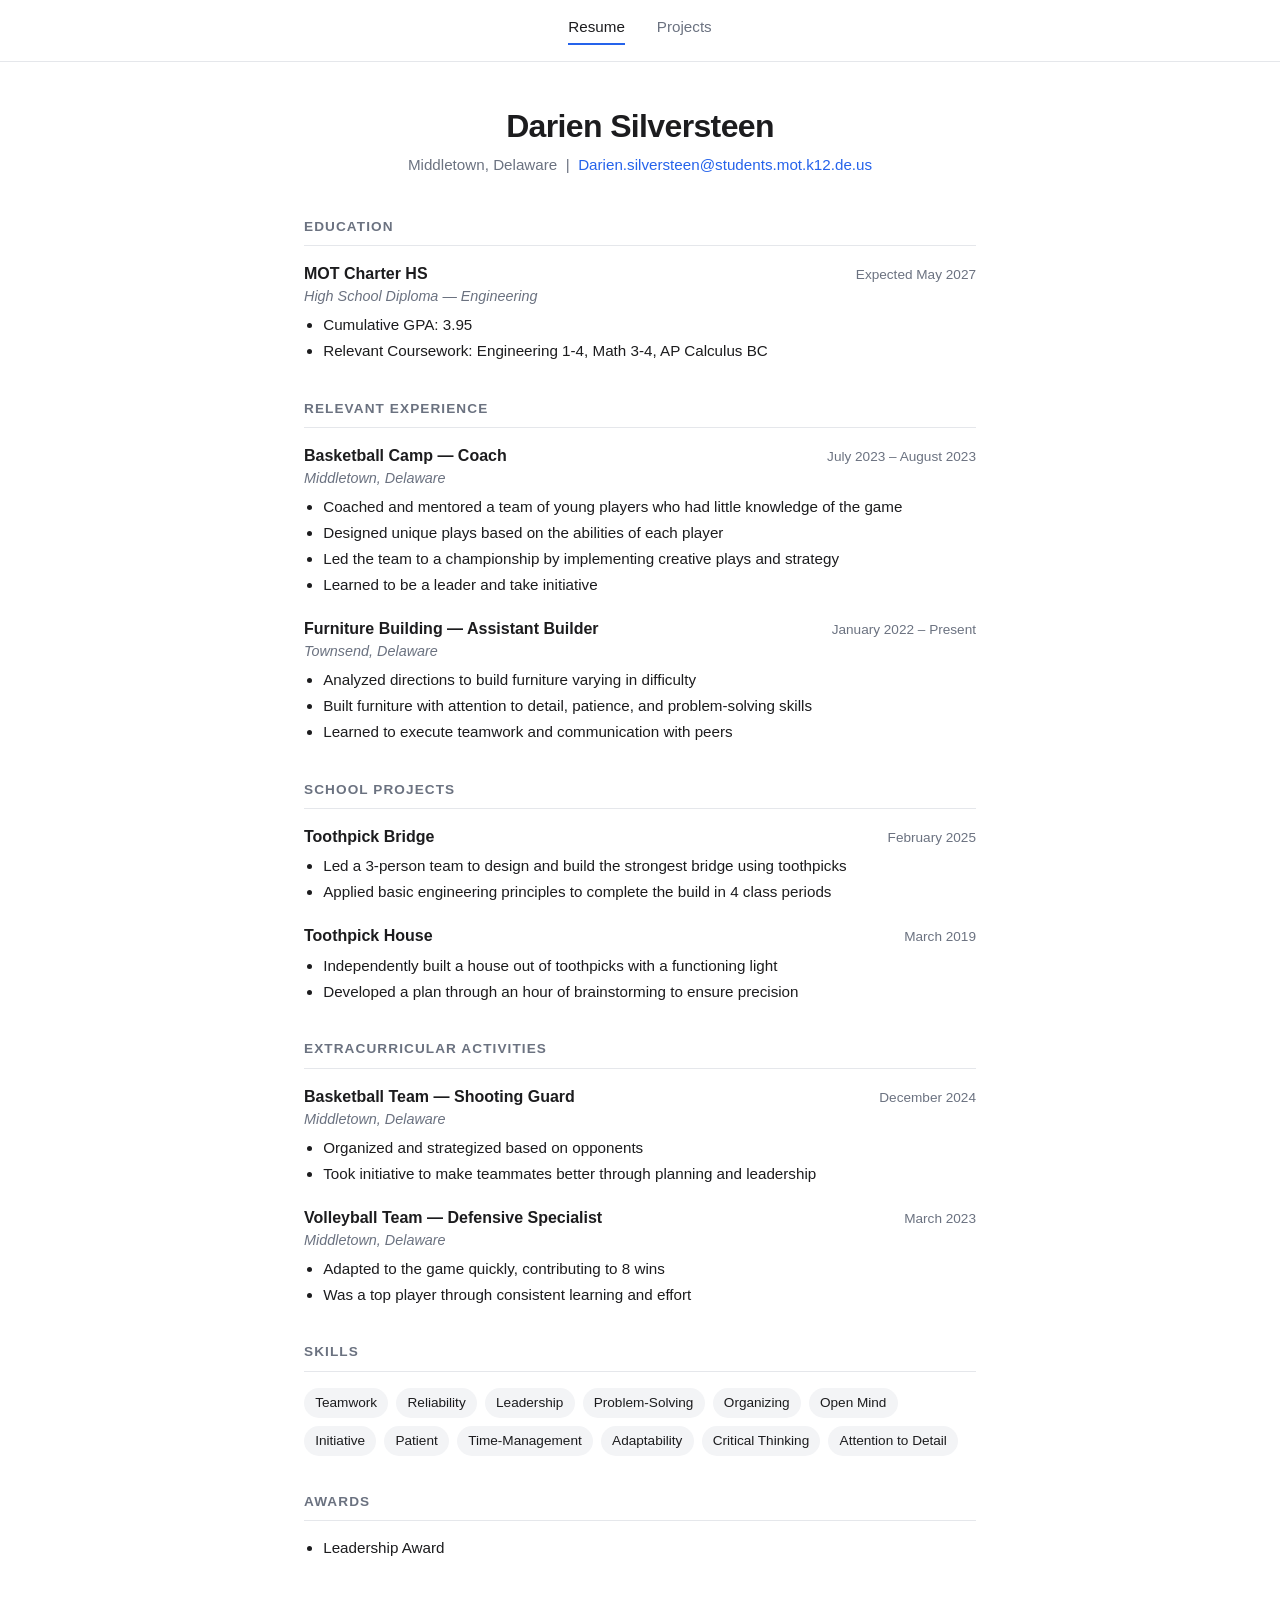
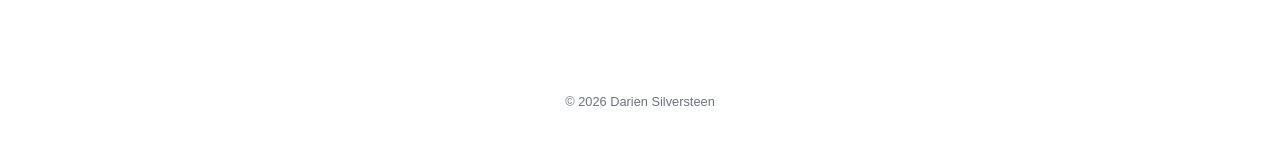
<file: index.html>
<!DOCTYPE html>
<html lang="en">
<head>
<meta charset="UTF-8">
<meta name="viewport" content="width=device-width, initial-scale=1.0">
<title>Darien Silversteen — Resume</title>
<link rel="stylesheet" href="styles.css">
</head>
<body>

<nav>
  <a href="index.html" class="active">Resume</a>
  <a href="projects.html">Projects</a>
</nav>

<main>
  <header class="hero">
    <h1>Darien Silversteen</h1>
    <p>Middletown, Delaware &nbsp;|&nbsp; <a href="mailto:Darien.silversteen@students.mot.k12.de.us">Darien.silversteen@students.mot.k12.de.us</a></p>
  </header>

  <section>
    <h2>Education</h2>
    <div class="entry">
      <div class="entry-header">
        <span class="entry-title">MOT Charter HS</span>
        <span class="entry-meta">Expected May 2027</span>
      </div>
      <div class="entry-subtitle">High School Diploma — Engineering</div>
      <ul class="bullets">
        <li>Cumulative GPA: 3.95</li>
        <li>Relevant Coursework: Engineering 1-4, Math 3-4, AP Calculus BC</li>
      </ul>
    </div>
  </section>

  <section>
    <h2>Relevant Experience</h2>
    <div class="entry">
      <div class="entry-header">
        <span class="entry-title">Basketball Camp — Coach</span>
        <span class="entry-meta">July 2023 – August 2023</span>
      </div>
      <div class="entry-subtitle">Middletown, Delaware</div>
      <ul class="bullets">
        <li>Coached and mentored a team of young players who had little knowledge of the game</li>
        <li>Designed unique plays based on the abilities of each player</li>
        <li>Led the team to a championship by implementing creative plays and strategy</li>
        <li>Learned to be a leader and take initiative</li>
      </ul>
    </div>
    <div class="entry">
      <div class="entry-header">
        <span class="entry-title">Furniture Building — Assistant Builder</span>
        <span class="entry-meta">January 2022 – Present</span>
      </div>
      <div class="entry-subtitle">Townsend, Delaware</div>
      <ul class="bullets">
        <li>Analyzed directions to build furniture varying in difficulty</li>
        <li>Built furniture with attention to detail, patience, and problem-solving skills</li>
        <li>Learned to execute teamwork and communication with peers</li>
      </ul>
    </div>
  </section>

  <section>
    <h2>School Projects</h2>
    <div class="entry">
      <div class="entry-header">
        <span class="entry-title">Toothpick Bridge</span>
        <span class="entry-meta">February 2025</span>
      </div>
      <ul class="bullets">
        <li>Led a 3-person team to design and build the strongest bridge using toothpicks</li>
        <li>Applied basic engineering principles to complete the build in 4 class periods</li>
      </ul>
    </div>
    <div class="entry">
      <div class="entry-header">
        <span class="entry-title">Toothpick House</span>
        <span class="entry-meta">March 2019</span>
      </div>
      <ul class="bullets">
        <li>Independently built a house out of toothpicks with a functioning light</li>
        <li>Developed a plan through an hour of brainstorming to ensure precision</li>
      </ul>
    </div>
  </section>

  <section>
    <h2>Extracurricular Activities</h2>
    <div class="entry">
      <div class="entry-header">
        <span class="entry-title">Basketball Team — Shooting Guard</span>
        <span class="entry-meta">December 2024</span>
      </div>
      <div class="entry-subtitle">Middletown, Delaware</div>
      <ul class="bullets">
        <li>Organized and strategized based on opponents</li>
        <li>Took initiative to make teammates better through planning and leadership</li>
      </ul>
    </div>
    <div class="entry">
      <div class="entry-header">
        <span class="entry-title">Volleyball Team — Defensive Specialist</span>
        <span class="entry-meta">March 2023</span>
      </div>
      <div class="entry-subtitle">Middletown, Delaware</div>
      <ul class="bullets">
        <li>Adapted to the game quickly, contributing to 8 wins</li>
        <li>Was a top player through consistent learning and effort</li>
      </ul>
    </div>
  </section>

  <section>
    <h2>Skills</h2>
    <div class="skills">
      <span class="skill-tag">Teamwork</span>
      <span class="skill-tag">Reliability</span>
      <span class="skill-tag">Leadership</span>
      <span class="skill-tag">Problem-Solving</span>
      <span class="skill-tag">Organizing</span>
      <span class="skill-tag">Open Mind</span>
      <span class="skill-tag">Initiative</span>
      <span class="skill-tag">Patient</span>
      <span class="skill-tag">Time-Management</span>
      <span class="skill-tag">Adaptability</span>
      <span class="skill-tag">Critical Thinking</span>
      <span class="skill-tag">Attention to Detail</span>
    </div>
  </section>

  <section>
    <h2>Awards</h2>
    <ul class="bullets">
      <li>Leadership Award</li>
    </ul>
  </section>
</main>

<footer>
  &copy; 2026 Darien Silversteen
</footer>

</body>
</html>
</file>
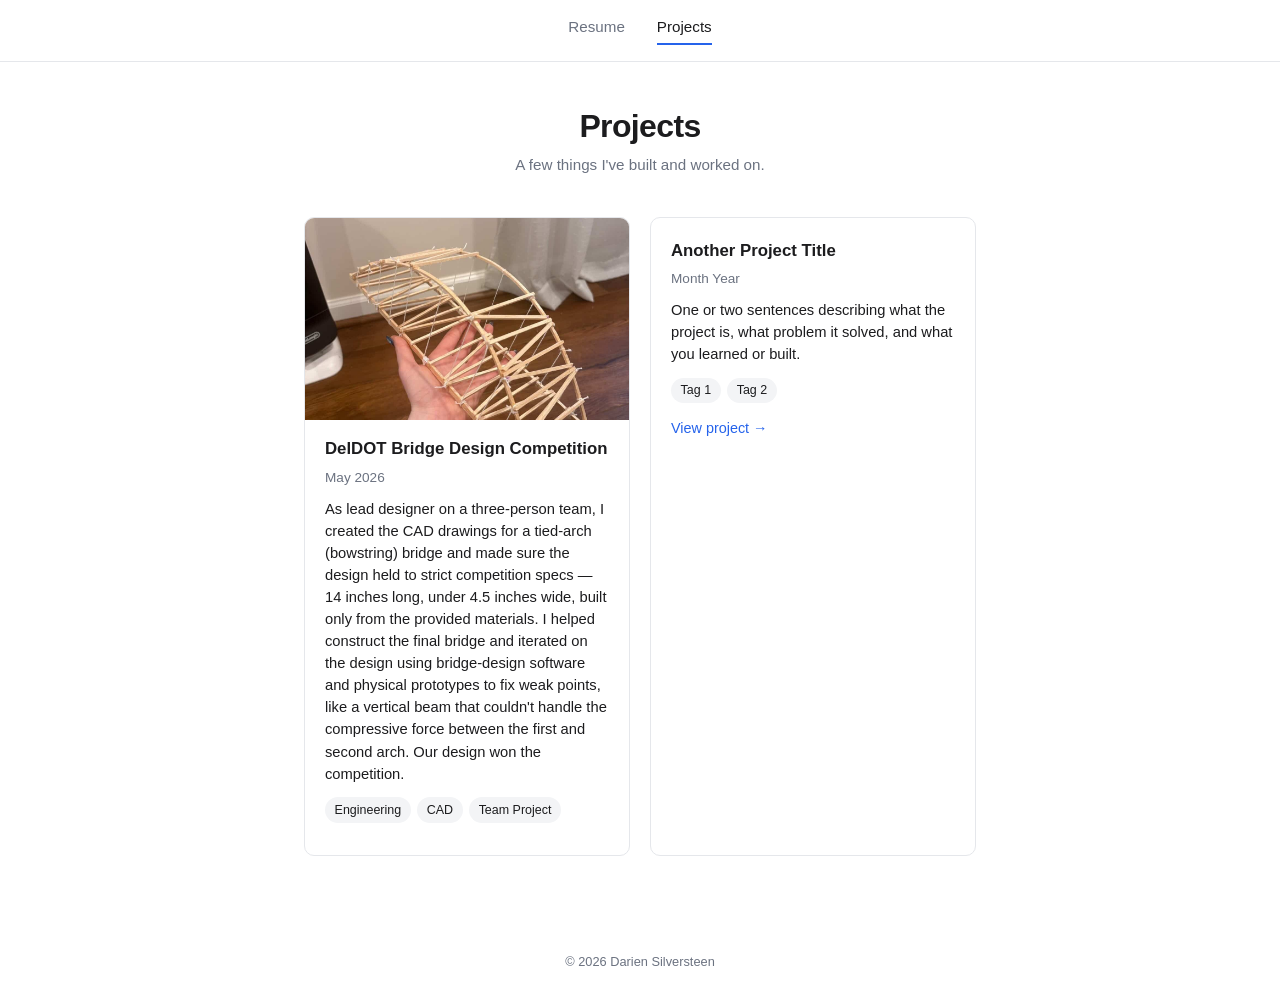
<file: projects.html>
<!DOCTYPE html>
<html lang="en">
<head>
<meta charset="UTF-8">
<meta name="viewport" content="width=device-width, initial-scale=1.0">
<title>Darien Silversteen — Projects</title>
<link rel="stylesheet" href="styles.css">
</head>
<body>

<nav>
  <a href="index.html">Resume</a>
  <a href="projects.html" class="active">Projects</a>
</nav>

<main>
  <header class="hero">
    <h1>Projects</h1>
    <p>A few things I've built and worked on.</p>
  </header>

  <div class="project-grid">

    <!--
      HOW TO ADD A NEW PROJECT:
      1. Copy one of the <div class="card">...</div> blocks below.
      2. Paste it right before the closing </div> of .project-grid.
      3. Edit the title, date/meta, description, tags, and link.
      4. If the project has no live link/repo yet, delete the <a class="link"> line
         or point it at a Google Doc / photo / video of the project instead.
      5. Delete this comment block once real projects are in place, or leave it —
         it won't show up on the page.
    -->

    <div class="card">
      <img class="card-img" src="assets/bridge.jpg" alt="Toothpick tied-arch bridge model built for the competition">
      <h3>DelDOT Bridge Design Competition</h3>
      <p class="meta">May 2026</p>
      <p class="desc">As lead designer on a three-person team, I created the CAD drawings for a tied-arch (bowstring) bridge and made sure the design held to strict competition specs — 14 inches long, under 4.5 inches wide, built only from the provided materials. I helped construct the final bridge and iterated on the design using bridge-design software and physical prototypes to fix weak points, like a vertical beam that couldn't handle the compressive force between the first and second arch. Our design won the competition.</p>
      <div class="tags">
        <span class="tag">Engineering</span>
        <span class="tag">CAD</span>
        <span class="tag">Team Project</span>
      </div>
    </div>

    <div class="card">
      <h3>Another Project Title</h3>
      <p class="meta">Month Year</p>
      <p class="desc">One or two sentences describing what the project is, what problem it solved, and what you learned or built.</p>
      <div class="tags">
        <span class="tag">Tag 1</span>
        <span class="tag">Tag 2</span>
      </div>
      <a class="link" href="#" target="_blank" rel="noopener">View project &rarr;</a>
    </div>

  </div>
</main>

<footer>
  &copy; 2026 Darien Silversteen
</footer>

</body>
</html>
</file>
<file: styles.css>
:root {
  --bg: #ffffff;
  --text: #1c1c1e;
  --muted: #6b7280;
  --accent: #2563eb;
  --border: #e5e7eb;
}
* { box-sizing: border-box; }
body {
  margin: 0;
  font-family: -apple-system, BlinkMacSystemFont, "Segoe UI", Roboto, Helvetica, Arial, sans-serif;
  color: var(--text);
  background: var(--bg);
  line-height: 1.5;
}
nav {
  display: flex;
  justify-content: center;
  gap: 2rem;
  padding: 1rem;
  border-bottom: 1px solid var(--border);
  font-size: 0.95rem;
}
nav a {
  color: var(--muted);
  text-decoration: none;
  font-weight: 500;
}
nav a.active {
  color: var(--text);
  border-bottom: 2px solid var(--accent);
  padding-bottom: 0.25rem;
}
nav a:hover {
  color: var(--text);
}
main {
  max-width: 720px;
  margin: 0 auto;
  padding: 2.5rem 1.5rem 4rem;
}
header.hero {
  text-align: center;
  margin-bottom: 2.5rem;
}
header.hero h1 {
  margin: 0 0 0.25rem;
  font-size: 2rem;
  letter-spacing: -0.02em;
}
header.hero p {
  margin: 0;
  color: var(--muted);
  font-size: 0.95rem;
}
header.hero a {
  color: var(--accent);
  text-decoration: none;
}
footer {
  text-align: center;
  color: var(--muted);
  font-size: 0.8rem;
  padding: 2rem 0;
}

/* Resume page */
section {
  margin-bottom: 2.25rem;
}
section h2 {
  font-size: 0.85rem;
  text-transform: uppercase;
  letter-spacing: 0.08em;
  color: var(--muted);
  border-bottom: 1px solid var(--border);
  padding-bottom: 0.5rem;
  margin-bottom: 1rem;
}
.entry {
  margin-bottom: 1.25rem;
}
.entry:last-child {
  margin-bottom: 0;
}
.entry-header {
  display: flex;
  justify-content: space-between;
  align-items: baseline;
  flex-wrap: wrap;
  gap: 0.25rem 1rem;
}
.entry-title {
  font-weight: 600;
  font-size: 1rem;
}
.entry-subtitle {
  color: var(--muted);
  font-size: 0.9rem;
  font-style: italic;
}
.entry-meta {
  color: var(--muted);
  font-size: 0.85rem;
  white-space: nowrap;
}
ul.bullets {
  margin: 0.4rem 0 0;
  padding-left: 1.2rem;
}
ul.bullets li {
  margin-bottom: 0.2rem;
  font-size: 0.95rem;
}
.skills {
  display: flex;
  flex-wrap: wrap;
  gap: 0.5rem;
}
.skill-tag {
  background: #f3f4f6;
  color: var(--text);
  padding: 0.3rem 0.7rem;
  border-radius: 999px;
  font-size: 0.85rem;
}

/* Projects page */
.project-grid {
  display: grid;
  grid-template-columns: repeat(auto-fit, minmax(260px, 1fr));
  gap: 1.25rem;
}
.card {
  border: 1px solid var(--border);
  border-radius: 10px;
  padding: 1.25rem;
  overflow: hidden;
}
.card-img {
  display: block;
  width: calc(100% + 2.5rem);
  margin: -1.25rem -1.25rem 1rem;
  aspect-ratio: 16 / 10;
  object-fit: cover;
}
.card h3 {
  margin: 0 0 0.4rem;
  font-size: 1.05rem;
}
.card p.meta {
  margin: 0 0 0.6rem;
  color: var(--muted);
  font-size: 0.85rem;
}
.card p.desc {
  margin: 0 0 0.8rem;
  font-size: 0.92rem;
}
.card .tags {
  display: flex;
  flex-wrap: wrap;
  gap: 0.4rem;
  margin-bottom: 0.8rem;
}
.card .tag {
  background: #f3f4f6;
  padding: 0.2rem 0.6rem;
  border-radius: 999px;
  font-size: 0.78rem;
}
.card a.link {
  color: var(--accent);
  text-decoration: none;
  font-size: 0.9rem;
  font-weight: 500;
}
</file>
